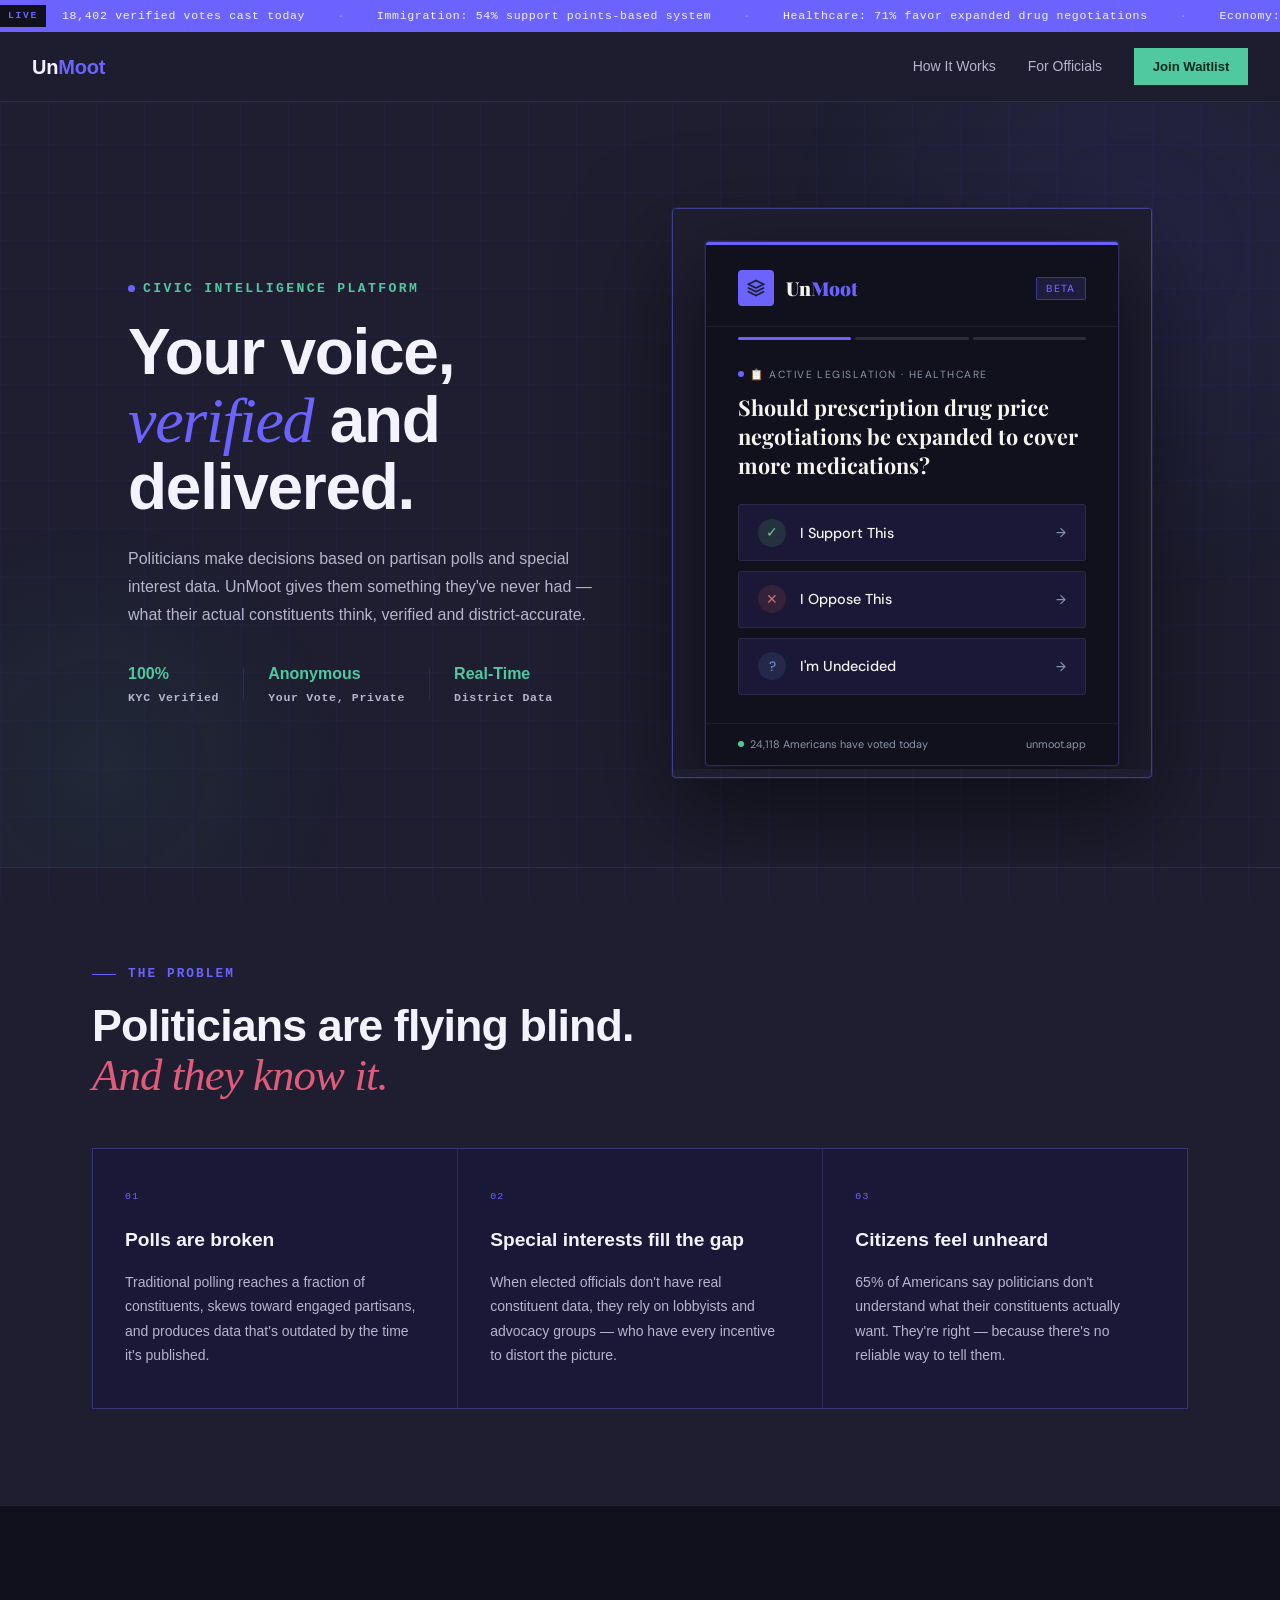
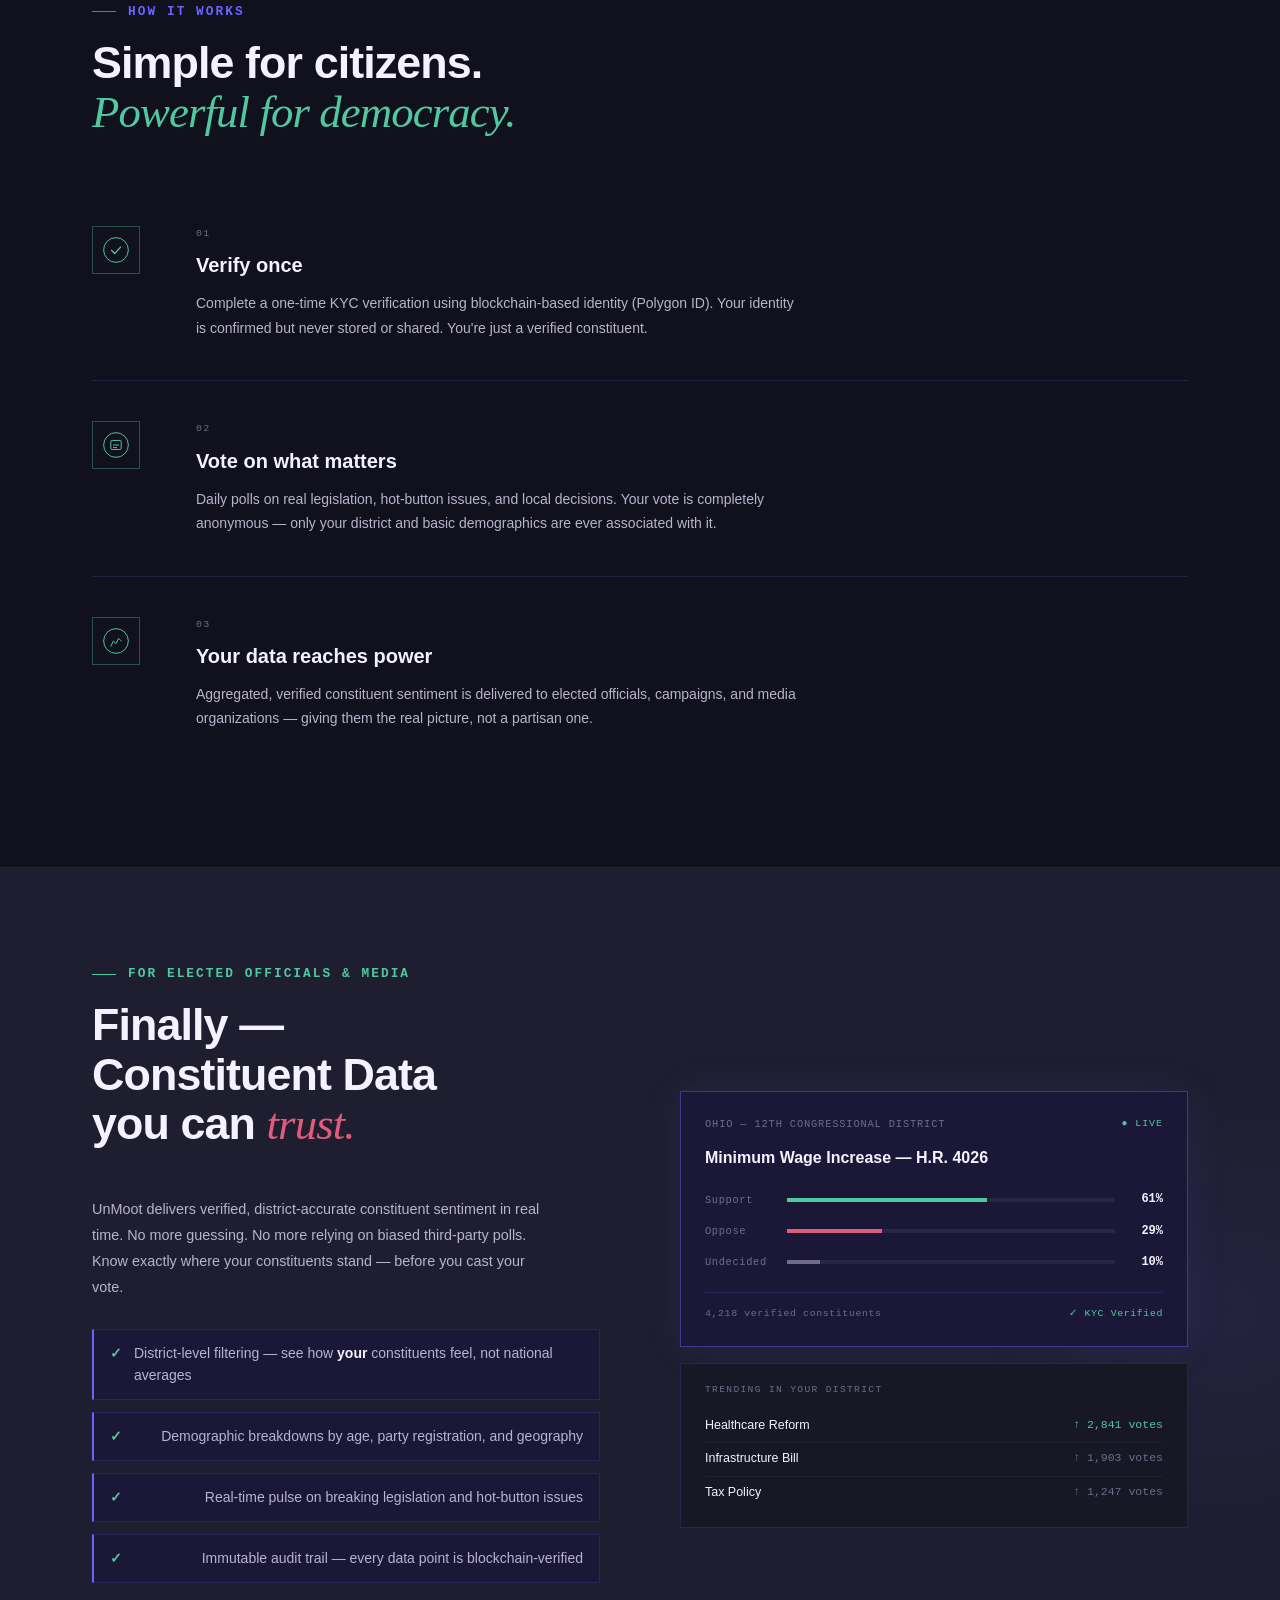
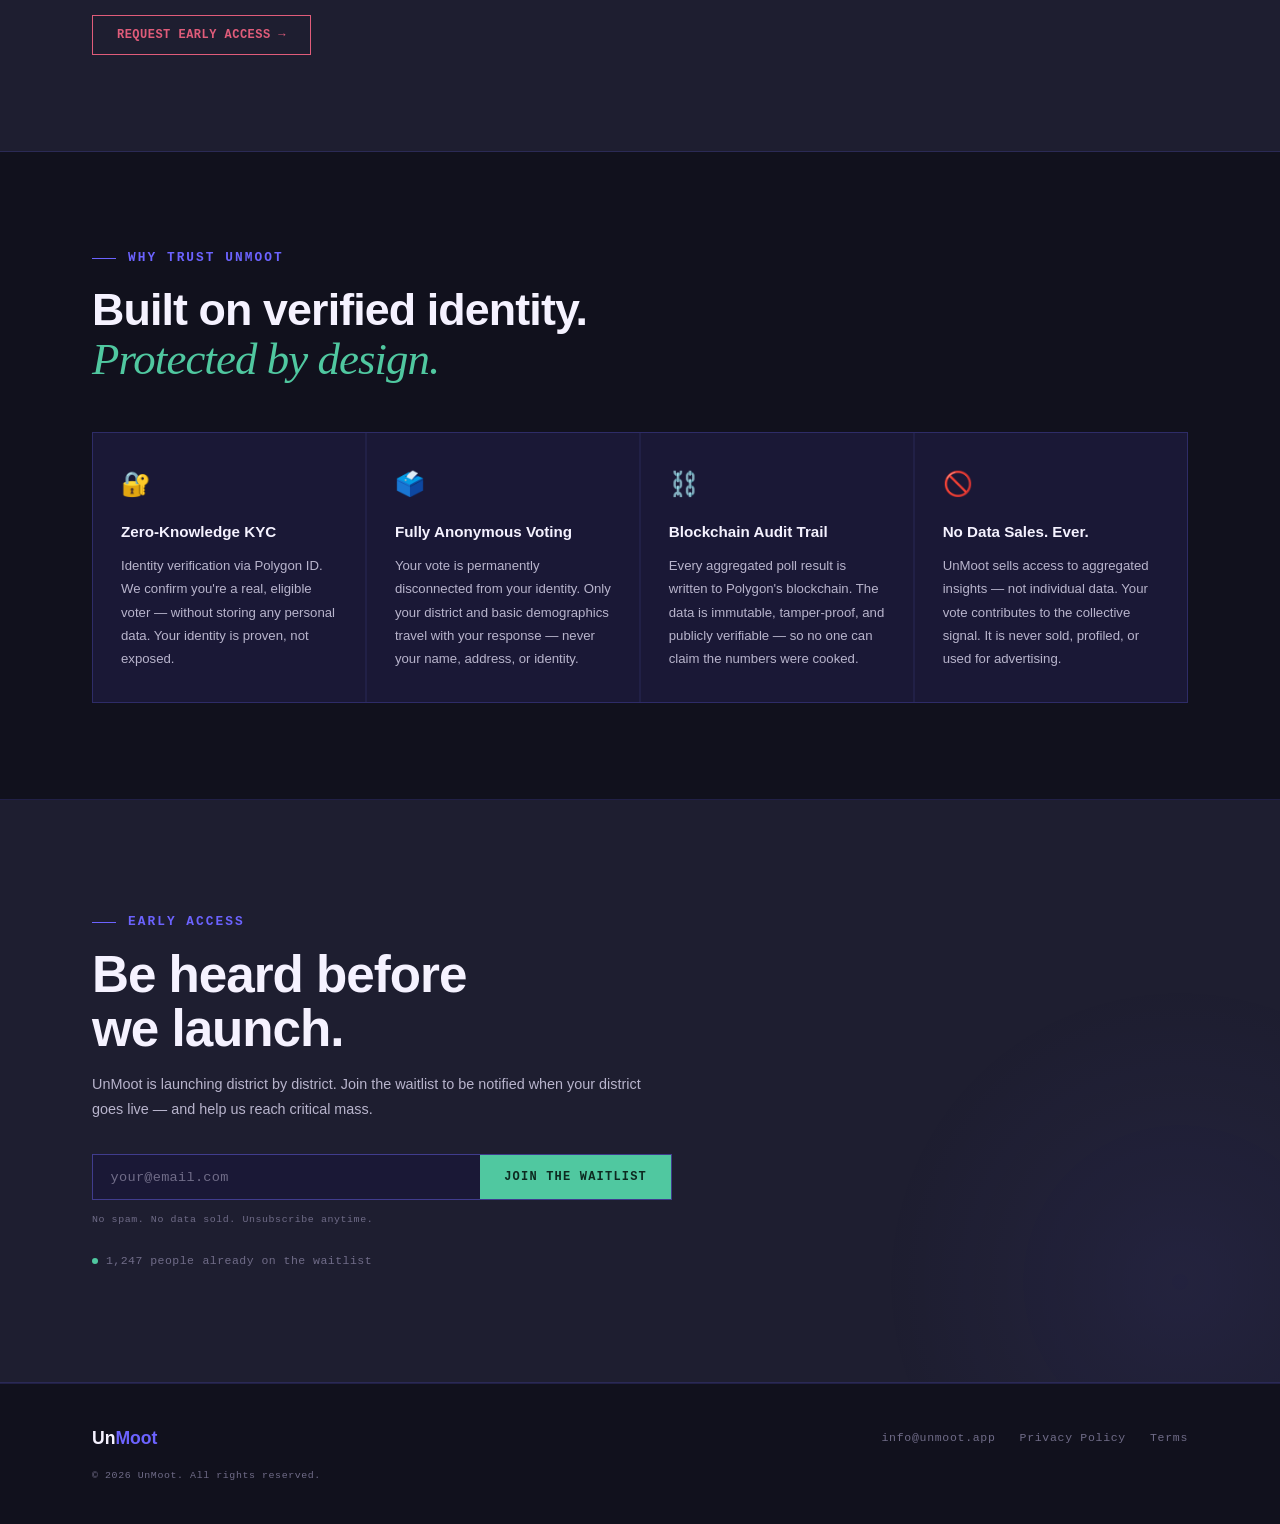
<file: index.html>
<!DOCTYPE html>
<html lang="en">
<head>
  <meta charset="UTF-8" />
  <meta name="viewport" content="width=device-width, initial-scale=1.0" />
  <title>UnMoot — Your Voice. Verified. Heard.</title>
  <meta name="description" content="UnMoot delivers verified constituent opinion data to politicians and media. Vote anonymously on the issues that matter. KYC-verified. District-accurate. Real." />
  <meta property="og:title" content="UnMoot — Your Voice. Verified. Heard." />
  <meta property="og:description" content="The only civic polling platform where every vote is KYC-verified. Politicians finally get real constituent data — not partisan polls." />
  <meta property="og:url" content="https://unmoot.app" />
  <link rel="preconnect" href="https://fonts.googleapis.com" />
  <link rel="preconnect" href="https://fonts.gstatic.com" crossorigin />
  <link href="https://fonts.googleapis.com/css2?family=Playfair+Display:ital,wght@0,700;0,900;1,700&family=DM+Sans:wght@300;400;500&family=DM+Mono:wght@400;500&display=swap" rel="stylesheet" />
  <link rel="stylesheet" href="style.css" />
</head>
<body>

  <!-- ── TICKER ── -->
  <div class="ticker">
    <div class="ticker-inner">
      <span class="ticker-label">LIVE</span>
      <div class="ticker-track">
        <div class="ticker-items">
          <span>18,402 verified votes cast today</span>
          <span class="sep">·</span>
          <span>Immigration: 54% support points-based system</span>
          <span class="sep">·</span>
          <span>Healthcare: 71% favor expanded drug negotiations</span>
          <span class="sep">·</span>
          <span>Economy: 61% support $17 minimum wage</span>
          <span class="sep">·</span>
          <span>Education: 44% vs 43% split on loan forgiveness</span>
          <span class="sep">·</span>
          <span>18,402 verified votes cast today</span>
          <span class="sep">·</span>
          <span>Immigration: 54% support points-based system</span>
          <span class="sep">·</span>
          <span>Healthcare: 71% favor expanded drug negotiations</span>
          <span class="sep">·</span>
          <span>Economy: 61% support $17 minimum wage</span>
          <span class="sep">·</span>
          <span>Education: 44% vs 43% split on loan forgiveness</span>
          <span class="sep">·</span>
        </div>
      </div>
    </div>
  </div>

  <!-- ── NAV ── -->
  <nav class="nav">
    <a href="/" class="nav-logo">Un<span>Moot</span></a>
    <div class="nav-links">
      <a href="#how-it-works">How It Works</a>
      <a href="#for-politicians">For Officials</a>
      <a href="#waitlist" class="nav-cta">Join Waitlist</a>
    </div>
  </nav>

  <!-- ── HERO ── -->
  <section class="hero">
    <div class="hero-bg">
      <div class="hero-glow"></div>
      <div class="hero-glow-2"></div>
    </div>
    <div class="container hero-inner">
      <div class="hero-text">
        <div class="eyebrow">
          <span class="eyebrow-dot" style="background:#6C63FF;"></span>
          <span style="color:#50C8A0;">Civic Intelligence Platform</span>
        </div>
        <h1 class="hero-headline">
          Your voice,<br />
          <em>verified</em> and<br />
          delivered.
        </h1>
        <p class="hero-sub">
          Politicians make decisions based on partisan polls and special interest data. 
          UnMoot gives them something they've never had — what their actual constituents think, 
          verified and district-accurate.
        </p>
        <div class="hero-stats">
          <div class="stat">
            <div class="stat-num">100%</div>
            <div class="stat-label">KYC Verified</div>
          </div>
          <div class="stat-divider"></div>
          <div class="stat">
            <div class="stat-num">Anonymous</div>
            <div class="stat-label">Your Vote, Private</div>
          </div>
          <div class="stat-divider"></div>
          <div class="stat">
            <div class="stat-num">Real-Time</div>
            <div class="stat-label">District Data</div>
          </div>
        </div>
      </div>
      <div class="hero-widget">
        <div class="widget-wrapper">
          <iframe
            src="widget.html"
            width="100%"
            height="560"
            frameborder="0"
            scrolling="no"
            title="UnMoot Live Poll"
          ></iframe>
        </div>
      </div>
    </div>
  </section>

  <!-- ── PROBLEM ── -->
  <section class="problem" id="problem">
    <div class="container">
      <div class="section-label">The Problem</div>
      <h2 class="section-headline">
        Politicians are flying blind.<br />
        <em style="color:#E05C7A;">And they know it.</em>
      </h2>
      <div class="problem-grid">
        <div class="problem-card">
          <div class="problem-num">01</div>
          <h3>Polls are broken</h3>
          <p>Traditional polling reaches a fraction of constituents, skews toward engaged partisans, and produces data that's outdated by the time it's published.</p>
        </div>
        <div class="problem-card">
          <div class="problem-num">02</div>
          <h3>Special interests fill the gap</h3>
          <p>When elected officials don't have real constituent data, they rely on lobbyists and advocacy groups — who have every incentive to distort the picture.</p>
        </div>
        <div class="problem-card">
          <div class="problem-num">03</div>
          <h3>Citizens feel unheard</h3>
          <p>65% of Americans say politicians don't understand what their constituents actually want. They're right — because there's no reliable way to tell them.</p>
        </div>
      </div>
    </div>
  </section>

  <!-- ── HOW IT WORKS ── -->
  <section class="how" id="how-it-works">
    <div class="container">
      <div class="section-label">How It Works</div>
      <h2 class="section-headline">Simple for citizens.<br /><em style="color:#50C8A0;">Powerful for democracy.</em></h2>
      <div class="steps">
        <div class="step">
          <div class="step-icon">
            <svg viewBox="0 0 40 40" fill="none">
              <circle cx="20" cy="20" r="19" stroke="currentColor" stroke-width="1.5"/>
              <path d="M13 20.5l5 5 9-10" stroke="currentColor" stroke-width="2" stroke-linecap="round" stroke-linejoin="round"/>
            </svg>
          </div>
          <div class="step-content">
            <div class="step-num">01</div>
            <h3>Verify once</h3>
            <p>Complete a one-time KYC verification using blockchain-based identity (Polygon ID). Your identity is confirmed but never stored or shared. You're just a verified constituent.</p>
          </div>
        </div>
        <div class="step-connector"></div>
        <div class="step">
          <div class="step-icon">
            <svg viewBox="0 0 40 40" fill="none">
              <circle cx="20" cy="20" r="19" stroke="currentColor" stroke-width="1.5"/>
              <rect x="12" y="13" width="16" height="14" rx="2" stroke="currentColor" stroke-width="1.5"/>
              <path d="M16 20h8M16 24h5" stroke="currentColor" stroke-width="1.5" stroke-linecap="round"/>
            </svg>
          </div>
          <div class="step-content">
            <div class="step-num">02</div>
            <h3>Vote on what matters</h3>
            <p>Daily polls on real legislation, hot-button issues, and local decisions. Your vote is completely anonymous — only your district and basic demographics are ever associated with it.</p>
          </div>
        </div>
        <div class="step-connector"></div>
        <div class="step">
          <div class="step-icon">
            <svg viewBox="0 0 40 40" fill="none">
              <circle cx="20" cy="20" r="19" stroke="currentColor" stroke-width="1.5"/>
              <path d="M12 28l4-8 4 4 4-8 4 4" stroke="currentColor" stroke-width="1.5" stroke-linecap="round" stroke-linejoin="round"/>
            </svg>
          </div>
          <div class="step-content">
            <div class="step-num">03</div>
            <h3>Your data reaches power</h3>
            <p>Aggregated, verified constituent sentiment is delivered to elected officials, campaigns, and media organizations — giving them the real picture, not a partisan one.</p>
          </div>
        </div>
      </div>
    </div>
  </section>

  <!-- ── FOR POLITICIANS ── -->
  <section class="politicians" id="for-politicians">
    <div class="container">
      <div class="politicians-inner">
        <div class="politicians-text">
          <div class="section-label light">For Elected Officials &amp; Media</div>
          <h2 class="section-headline light">
            Finally —<br />
            Constituent Data<br />
            you can <span style="color:#E05C7A;font-style:italic;font-family:Georgia,serif;font-weight:400;">trust.</span>
          </h2>
          <p class="politicians-sub">
            UnMoot delivers verified, district-accurate constituent sentiment in real time. 
            No more guessing. No more relying on biased third-party polls. 
            Know exactly where your constituents stand — before you cast your vote.
          </p>
          <ul class="politicians-list">
            <li>
              <span class="check">✓</span>
              <span>District-level filtering — see how <em>your</em> constituents feel, not national averages</span>
            </li>
            <li>
              <span class="check">✓</span>
              Demographic breakdowns by age, party registration, and geography
            </li>
            <li>
              <span class="check">✓</span>
              Real-time pulse on breaking legislation and hot-button issues
            </li>
            <li>
              <span class="check">✓</span>
              Immutable audit trail — every data point is blockchain-verified
            </li>
          </ul>
          <button class="politicians-cta" onclick="openContactModal()">Request Early Access →</button>
        </div>
        <div class="politicians-visual">
          <div class="data-card">
            <div class="data-card-header">
              <span class="data-card-title">Ohio — 12th Congressional District</span>
              <span class="data-card-live">● LIVE</span>
            </div>
            <div class="data-issue">Minimum Wage Increase — H.R. 4026</div>
            <div class="data-bars">
              <div class="data-bar-row">
                <span class="data-bar-label">Support</span>
                <div class="data-bar-track">
                  <div class="data-bar-fill support" style="width:61%"></div>
                </div>
                <span class="data-bar-pct">61%</span>
              </div>
              <div class="data-bar-row">
                <span class="data-bar-label">Oppose</span>
                <div class="data-bar-track">
                  <div class="data-bar-fill oppose" style="width:29%"></div>
                </div>
                <span class="data-bar-pct">29%</span>
              </div>
              <div class="data-bar-row">
                <span class="data-bar-label">Undecided</span>
                <div class="data-bar-track">
                  <div class="data-bar-fill unsure" style="width:10%"></div>
                </div>
                <span class="data-bar-pct">10%</span>
              </div>
            </div>
            <div class="data-card-footer">
              <span>4,218 verified constituents</span>
              <span class="data-verified">✓ KYC Verified</span>
            </div>
          </div>
          <div class="data-card-mini">
            <div class="mini-label">Trending in your district</div>
            <div class="mini-item">
              <span>Healthcare Reform</span><span class="mini-pct hot">↑ 2,841 votes</span>
            </div>
            <div class="mini-item">
              <span>Infrastructure Bill</span><span class="mini-pct">↑ 1,903 votes</span>
            </div>
            <div class="mini-item">
              <span>Tax Policy</span><span class="mini-pct">↑ 1,247 votes</span>
            </div>
          </div>
        </div>
      </div>
    </div>
  </section>

  <!-- ── TRUST ── -->
  <section class="trust">
    <div class="container">
      <div class="section-label">Why Trust UnMoot</div>
      <h2 class="section-headline">Built on verified identity.<br /><em style="color:#50C8A0;">Protected by design.</em></h2>
      <div class="trust-grid">
        <div class="trust-card">
          <div class="trust-icon">🔐</div>
          <h3>Zero-Knowledge KYC</h3>
          <p>Identity verification via Polygon ID. We confirm you're a real, eligible voter — without storing any personal data. Your identity is proven, not exposed.</p>
        </div>
        <div class="trust-card">
          <div class="trust-icon">🗳️</div>
          <h3>Fully Anonymous Voting</h3>
          <p>Your vote is permanently disconnected from your identity. Only your district and basic demographics travel with your response — never your name, address, or identity.</p>
        </div>
        <div class="trust-card">
          <div class="trust-icon">⛓️</div>
          <h3>Blockchain Audit Trail</h3>
          <p>Every aggregated poll result is written to Polygon's blockchain. The data is immutable, tamper-proof, and publicly verifiable — so no one can claim the numbers were cooked.</p>
        </div>
        <div class="trust-card">
          <div class="trust-icon">🚫</div>
          <h3>No Data Sales. Ever.</h3>
          <p>UnMoot sells access to aggregated insights — not individual data. Your vote contributes to the collective signal. It is never sold, profiled, or used for advertising.</p>
        </div>
      </div>
    </div>
  </section>

  <!-- ── WAITLIST ── -->
  <section class="waitlist" id="waitlist">
    <div class="container">
      <div class="waitlist-inner">
        <div class="section-label">Early Access</div>
        <h2 class="waitlist-headline">
          Be heard before<br />we launch.
        </h2>
        <p class="waitlist-sub">
          UnMoot is launching district by district. Join the waitlist to be notified when your district goes live — and help us reach critical mass.
        </p>
        <form class="waitlist-form" onsubmit="handleWaitlist(event)">
          <input
            type="email"
            id="waitlist-email"
            class="waitlist-input"
            placeholder="your@email.com"
            required
          />
          <button type="submit" class="waitlist-btn">
            <span id="waitlist-btn-text">Join the Waitlist</span>
          </button>
        </form>
        <div id="waitlist-success" class="waitlist-success" style="display:none;">
          ✓ You're on the list. We'll be in touch.
        </div>
        <div class="waitlist-note">No spam. No data sold. Unsubscribe anytime.</div>
        <div class="waitlist-count">
          <span class="pulse-dot"></span>
          <span id="waitlist-counter">1,247 people</span> already on the waitlist
        </div>
      </div>
    </div>
  </section>

  <!-- ── FOOTER ── -->
  <footer class="footer">
    <div class="container footer-inner">
      <div class="footer-logo">Un<span>Moot</span></div>
      <div class="footer-links">
        <a href="mailto:info@unmoot.app">info@unmoot.app</a>
        <a href="#">Privacy Policy</a>
        <a href="#">Terms</a>
      </div>
      <div class="footer-copy">© 2026 UnMoot. All rights reserved.</div>
    </div>
  </footer>


  <!-- ── CONTACT MODAL ── -->
  <div id="contact-modal" class="modal-overlay" style="display:none;" onclick="closeContactModal(event)">
    <div class="modal-box">
      <button class="modal-close" onclick="closeContactModal()">&times;</button>
      <div class="modal-label">Early Access Request</div>
      <h3 class="modal-title">Get notified when<br/>UnMoot goes live.</h3>
      <p class="modal-sub">Tell us who you are and we'll be in touch directly.</p>
      <form id="contact-form" onsubmit="submitContact(event)">
        <div class="modal-row">
          <input class="modal-input" type="text" id="contact-name" placeholder="Your name" required />
          <input class="modal-input" type="text" id="contact-org" placeholder="Organization / Title" />
        </div>
        <input class="modal-input" type="email" id="contact-email" placeholder="your@email.com" required />
        <textarea class="modal-textarea" id="contact-message" placeholder="Tell us about yourself — are you a campaign manager, journalist, policy researcher? What data would be most useful to you?" rows="4" required></textarea>
        <button type="submit" class="modal-submit" id="modal-submit-btn">
          <span id="modal-btn-text">Send Request →</span>
        </button>
      </form>
      <div id="modal-success" style="display:none;" class="modal-success">
        <div class="modal-success-icon">✓</div>
        <div class="modal-success-title">Request received.</div>
        <div class="modal-success-sub">We'll reach out to <span id="success-email"></span> within 48 hours.</div>
      </div>
      <div class="modal-privacy">🔒 Your information is never sold or shared with third parties.</div>
    </div>
  </div>

  <script src="main.js"></script>
</body>
</html>
</file>
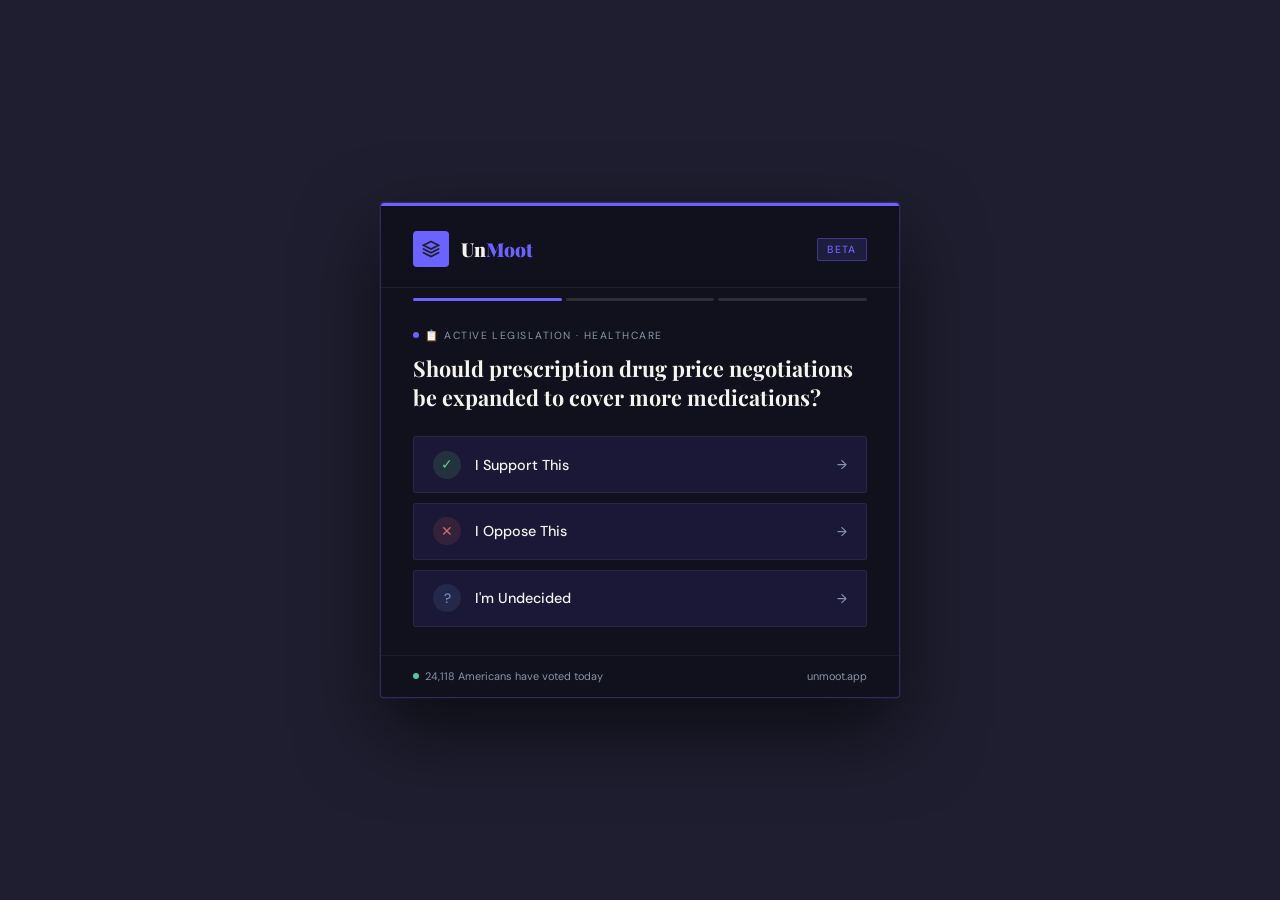
<file: widget.html>
<!DOCTYPE html>
<html lang="en">
<head>
<meta charset="UTF-8">
<meta name="viewport" content="width=device-width, initial-scale=1.0">
<title>UnMoot — Make Your Voice Count</title>
<style>
  @import url('https://fonts.googleapis.com/css2?family=Playfair+Display:wght@700;900&family=DM+Sans:wght@300;400;500&display=swap');

  *, *::before, *::after { box-sizing: border-box; margin: 0; padding: 0; }

  :root {
    --navy: #1E1E30;
    --navy-mid: #11111D;
    --navy-light: #1A1836;
    --gold: #6C63FF;
    --gold-light: #8B85FF;
    --white: #F5F3EE;
    --muted: #8896A8;
    --yes: #4C9A6A;
    --no: #9A4C4C;
    --unsure: #4C6A9A;
  }

  body {
    background: var(--navy);
    font-family: 'DM Sans', sans-serif;
    color: var(--white);
    min-height: 100vh;
    display: flex;
    align-items: center;
    justify-content: center;
    padding: 2rem;
  }

  /* ── WIDGET CONTAINER ── */
  .widget {
    width: 100%;
    max-width: 520px;
    background: var(--navy-mid);
    border: 1px solid rgba(108,99,255,0.3);
    border-radius: 4px;
    overflow: hidden;
    box-shadow: 0 32px 80px rgba(0,0,0,0.6), 0 0 0 1px rgba(108,99,255,0.1);
    position: relative;
  }

  /* gold accent bar */
  .widget::before {
    content: '';
    position: absolute;
    top: 0; left: 0; right: 0;
    height: 3px;
    background: var(--gold);
  }

  /* ── HEADER ── */
  .header {
    padding: 1.75rem 2rem 1.25rem;
    display: flex;
    align-items: center;
    gap: 0.75rem;
    border-bottom: 1px solid rgba(255,255,255,0.06);
  }

  .logo-mark {
    width: 36px; height: 36px;
    background: var(--gold);
    border-radius: 4px;
    display: flex; align-items: center; justify-content: center;
    flex-shrink: 0;
  }

  .logo-mark svg { width: 18px; height: 18px; }

  .logo-text {
    font-family: 'Playfair Display', serif;
    font-weight: 900;
    font-size: 1.2rem;
    letter-spacing: -0.01em;
    color: var(--white);
  }

  .logo-text span { color: var(--gold); }

  .badge {
    margin-left: auto;
    font-size: 0.65rem;
    font-weight: 500;
    letter-spacing: 0.12em;
    text-transform: uppercase;
    color: var(--gold);
    background: rgba(108,99,255,0.15);
    border: 1px solid rgba(108,99,255,0.4);
    padding: 0.25rem 0.6rem;
    border-radius: 2px;
  }

  /* ── SCREEN: POLL ── */
  .screen { display: none; animation: fadeUp 0.4s ease forwards; }
  .screen.active { display: block; }

  @keyframes fadeUp {
    from { opacity: 0; transform: translateY(12px); }
    to   { opacity: 1; transform: translateY(0); }
  }

  .poll-body { padding: 1.75rem 2rem; }

  .issue-tag {
    font-size: 0.65rem;
    letter-spacing: 0.14em;
    text-transform: uppercase;
    color: var(--muted);
    margin-bottom: 0.75rem;
    display: flex;
    align-items: center;
    gap: 0.4rem;
  }

  .issue-tag::before {
    content: '';
    display: inline-block;
    width: 6px; height: 6px;
    border-radius: 50%;
    background: var(--gold);
    animation: pulse 2s infinite;
  }

  @keyframes pulse {
    0%, 100% { opacity: 1; transform: scale(1); }
    50% { opacity: 0.5; transform: scale(0.8); }
  }

  .question {
    font-family: 'Playfair Display', serif;
    font-size: 1.35rem;
    font-weight: 700;
    line-height: 1.35;
    color: var(--white);
    margin-bottom: 1.5rem;
  }

  .options { display: flex; flex-direction: column; gap: 0.6rem; }

  .option-btn {
    width: 100%;
    padding: 0.85rem 1.2rem;
    background: var(--navy-light);
    border: 1px solid rgba(255,255,255,0.07);
    border-radius: 3px;
    color: var(--white);
    font-family: 'DM Sans', sans-serif;
    font-size: 0.9rem;
    font-weight: 500;
    cursor: pointer;
    text-align: left;
    display: flex;
    align-items: center;
    gap: 0.85rem;
    transition: all 0.18s ease;
    position: relative;
    overflow: hidden;
  }

  .option-btn::after {
    content: '';
    position: absolute;
    inset: 0;
    opacity: 0;
    transition: opacity 0.18s;
  }

  .option-btn.yes::after  { background: rgba(76,154,106,0.1); }
  .option-btn.no::after   { background: rgba(154,76,76,0.1); }
  .option-btn.unsure::after { background: rgba(76,106,154,0.1); }

  .option-btn:hover { border-color: rgba(108,99,255,0.5); transform: translateX(3px); }
  .option-btn:hover::after { opacity: 1; }

  .option-icon {
    width: 28px; height: 28px;
    border-radius: 50%;
    display: flex; align-items: center; justify-content: center;
    font-size: 0.85rem;
    flex-shrink: 0;
  }

  .option-btn.yes  .option-icon { background: rgba(76,154,106,0.2); color: #6DC98A; }
  .option-btn.no   .option-icon { background: rgba(154,76,76,0.2);  color: #C96D6D; }
  .option-btn.unsure .option-icon { background: rgba(76,106,154,0.2); color: #6D8DC9; }

  .option-label { flex: 1; }
  .option-arrow { color: var(--muted); font-size: 0.8rem; margin-left: auto; transition: transform 0.18s; }
  .option-btn:hover .option-arrow { transform: translateX(3px); color: var(--gold); }

  /* ── RESULTS BAR ── */
  .results { padding: 1.5rem 2rem; }

  .result-item { margin-bottom: 1rem; }

  .result-row {
    display: flex;
    justify-content: space-between;
    font-size: 0.82rem;
    font-weight: 500;
    margin-bottom: 0.35rem;
    color: var(--white);
  }

  .result-pct { color: var(--gold); font-weight: 700; }

  .bar-track {
    height: 6px;
    background: rgba(255,255,255,0.07);
    border-radius: 3px;
    overflow: hidden;
  }

  .bar-fill {
    height: 100%;
    border-radius: 3px;
    width: 0%;
    transition: width 0.8s cubic-bezier(0.16,1,0.3,1);
  }

  .bar-fill.yes    { background: linear-gradient(90deg, #4C9A6A, #6DC98A); }
  .bar-fill.no     { background: linear-gradient(90deg, #9A4C4C, #C96D6D); }
  .bar-fill.unsure { background: linear-gradient(90deg, #4C6A9A, #6D8DC9); }

  .results-meta {
    display: flex;
    align-items: center;
    justify-content: space-between;
    margin-top: 1.25rem;
    padding-top: 1rem;
    border-top: 1px solid rgba(255,255,255,0.06);
    font-size: 0.75rem;
    color: var(--muted);
  }

  .next-poll-btn {
    background: none;
    border: 1px solid rgba(108,99,255,0.4);
    color: var(--gold);
    font-family: 'DM Sans', sans-serif;
    font-size: 0.75rem;
    font-weight: 500;
    padding: 0.35rem 0.85rem;
    border-radius: 2px;
    cursor: pointer;
    transition: all 0.15s;
    letter-spacing: 0.04em;
  }

  .next-poll-btn:hover { background: rgba(108,99,255,0.15); border-color: var(--gold); }

  /* ── SCREEN: CAPTURE ── */
  .capture-body { padding: 1.75rem 2rem; }

  .capture-icon {
    width: 52px; height: 52px;
    background: rgba(108,99,255,0.12);
    border: 1px solid rgba(108,99,255,0.3);
    border-radius: 50%;
    display: flex; align-items: center; justify-content: center;
    font-size: 1.5rem;
    margin-bottom: 1rem;
  }

  .capture-title {
    font-family: 'Playfair Display', serif;
    font-size: 1.25rem;
    font-weight: 700;
    margin-bottom: 0.5rem;
    line-height: 1.3;
  }

  .capture-sub {
    font-size: 0.83rem;
    color: var(--muted);
    line-height: 1.55;
    margin-bottom: 1.5rem;
  }

  .form-row { display: flex; gap: 0.5rem; margin-bottom: 0.75rem; }

  .input-field {
    flex: 1;
    background: var(--navy-light);
    border: 1px solid rgba(255,255,255,0.1);
    border-radius: 3px;
    padding: 0.75rem 1rem;
    color: var(--white);
    font-family: 'DM Sans', sans-serif;
    font-size: 0.875rem;
    outline: none;
    transition: border-color 0.15s;
  }

  .input-field::placeholder { color: var(--muted); }
  .input-field:focus { border-color: rgba(108,99,255,0.6); }

  .submit-btn {
    background: var(--gold);
    color: #ffffff;
    border: none;
    border-radius: 3px;
    padding: 0.75rem 1.25rem;
    font-family: 'DM Sans', sans-serif;
    font-size: 0.875rem;
    font-weight: 700;
    cursor: pointer;
    white-space: nowrap;
    transition: all 0.15s;
    letter-spacing: 0.02em;
  }

  .submit-btn:hover { background: var(--gold-light); transform: translateY(-1px); }
  .submit-btn:active { transform: translateY(0); }

  .privacy-note {
    font-size: 0.7rem;
    color: var(--muted);
    display: flex;
    align-items: center;
    gap: 0.4rem;
  }

  .privacy-note svg { opacity: 0.5; flex-shrink: 0; }

  /* ── SCREEN: CONFIRMED ── */
  .confirmed-body {
    padding: 2.5rem 2rem;
    text-align: center;
  }

  .check-ring {
    width: 64px; height: 64px;
    border-radius: 50%;
    border: 2px solid var(--gold);
    display: flex; align-items: center; justify-content: center;
    font-size: 1.75rem;
    margin: 0 auto 1.25rem;
    animation: ringIn 0.5s ease forwards;
  }

  @keyframes ringIn {
    from { transform: scale(0.6); opacity: 0; }
    to   { transform: scale(1);   opacity: 1; }
  }

  .confirmed-title {
    font-family: 'Playfair Display', serif;
    font-size: 1.3rem;
    font-weight: 700;
    margin-bottom: 0.5rem;
  }

  .confirmed-sub {
    font-size: 0.83rem;
    color: var(--muted);
    line-height: 1.55;
    max-width: 320px;
    margin: 0 auto 1.5rem;
  }

  .share-row {
    display: flex;
    justify-content: center;
    gap: 0.5rem;
  }

  .share-btn {
    display: flex;
    align-items: center;
    gap: 0.4rem;
    padding: 0.5rem 1rem;
    border-radius: 3px;
    font-family: 'DM Sans', sans-serif;
    font-size: 0.78rem;
    font-weight: 500;
    cursor: pointer;
    border: 1px solid rgba(255,255,255,0.12);
    background: rgba(255,255,255,0.04);
    color: var(--white);
    transition: all 0.15s;
    text-decoration: none;
  }

  .share-btn:hover { background: rgba(255,255,255,0.09); border-color: rgba(255,255,255,0.25); }

  /* ── FOOTER ── */
  .widget-footer {
    padding: 0.85rem 2rem;
    border-top: 1px solid rgba(255,255,255,0.05);
    display: flex;
    align-items: center;
    justify-content: space-between;
    font-size: 0.68rem;
    color: var(--muted);
  }

  .pulse-count {
    display: flex;
    align-items: center;
    gap: 0.4rem;
  }

  .pulse-dot {
    width: 6px; height: 6px;
    border-radius: 50%;
    background: #50C8A0;
    animation: pulse 1.8s infinite;
  }

  /* ── PROGRESS DOTS ── */
  .progress-dots {
    display: flex;
    gap: 4px;
    padding: 0.6rem 2rem 0;
  }

  .dot {
    height: 3px;
    border-radius: 2px;
    background: rgba(255,255,255,0.12);
    flex: 1;
    transition: background 0.3s;
  }

  .dot.active { background: var(--gold); }
  .dot.done   { background: rgba(108,99,255,0.4); }
</style>
</head>
<body>

<div class="widget" id="unmoot-widget">
  <!-- HEADER -->
  <div class="header">
    <div class="logo-mark">
      <svg viewBox="0 0 24 24" fill="none" stroke="#1E1E30" stroke-width="2.5" stroke-linecap="round">
        <path d="M12 2L2 7l10 5 10-5-10-5z"/>
        <path d="M2 17l10 5 10-5"/>
        <path d="M2 12l10 5 10-5"/>
      </svg>
    </div>
    <div class="logo-text">Un<span>Moot</span></div>
    <div class="badge">Beta</div>
  </div>

  <!-- PROGRESS -->
  <div class="progress-dots">
    <div class="dot active" id="d1"></div>
    <div class="dot" id="d2"></div>
    <div class="dot" id="d3"></div>
  </div>

  <!-- SCREEN 1: POLL -->
  <div class="screen active" id="screen-poll">
    <div class="poll-body">
      <div class="issue-tag" id="issue-tag">Loading issue…</div>
      <div class="question" id="question-text">Loading question…</div>
      <div class="options">
        <button class="option-btn yes" onclick="vote('support')">
          <div class="option-icon">✓</div>
          <div class="option-label">I Support This</div>
          <div class="option-arrow">→</div>
        </button>
        <button class="option-btn no" onclick="vote('oppose')">
          <div class="option-icon">✕</div>
          <div class="option-label">I Oppose This</div>
          <div class="option-arrow">→</div>
        </button>
        <button class="option-btn unsure" onclick="vote('unsure')">
          <div class="option-icon">?</div>
          <div class="option-label">I'm Undecided</div>
          <div class="option-arrow">→</div>
        </button>
      </div>
    </div>

    <!-- RESULTS (hidden until after vote) -->
    <div id="results-panel" style="display:none;">
      <div class="results">
        <div class="result-item">
          <div class="result-row"><span>Support</span><span class="result-pct" id="pct-support">—</span></div>
          <div class="bar-track"><div class="bar-fill yes" id="bar-support"></div></div>
        </div>
        <div class="result-item">
          <div class="result-row"><span>Oppose</span><span class="result-pct" id="pct-oppose">—</span></div>
          <div class="bar-track"><div class="bar-fill no" id="bar-oppose"></div></div>
        </div>
        <div class="result-item">
          <div class="result-row"><span>Undecided</span><span class="result-pct" id="pct-unsure">—</span></div>
          <div class="bar-track"><div class="bar-fill unsure" id="bar-unsure"></div></div>
        </div>
        <div class="results-meta">
          <span id="vote-count">— verified votes</span>
          <button class="next-poll-btn" onclick="showCapture()">Join the waitlist →</button>
        </div>
      </div>
    </div>
  </div>

  <!-- SCREEN 2: EMAIL CAPTURE -->
  <div class="screen" id="screen-capture">
    <div class="capture-body">
      <div class="capture-icon">🗳️</div>
      <div class="capture-title">Your voice is being recorded.</div>
      <div class="capture-sub">
        UnMoot delivers verified constituent data to the people who represent you.
        Join the waitlist and we'll notify you when your district goes live — and share how your vote compares to your neighbors'.
      </div>
      <div class="form-row">
        <input class="input-field" type="email" id="email-input" placeholder="your@email.com" />
        <button class="submit-btn" onclick="submitEmail()">Join →</button>
      </div>
      <div class="privacy-note">
        <svg width="12" height="12" viewBox="0 0 24 24" fill="none" stroke="currentColor" stroke-width="2"><rect x="3" y="11" width="18" height="11" rx="2"/><path d="M7 11V7a5 5 0 0110 0v4"/></svg>
        No spam. No data sold. KYC verification protects your identity.
      </div>
    </div>
  </div>

  <!-- SCREEN 3: CONFIRMED -->
  <div class="screen" id="screen-confirmed">
    <div class="confirmed-body">
      <div class="check-ring">✓</div>
      <div class="confirmed-title">You're on the list.</div>
      <div class="confirmed-sub">
        We'll let you know when UnMoot launches in your district.
        In the meantime — help us reach critical mass.
      </div>
      <div class="share-row">
        <a class="share-btn" id="share-x" href="#" target="_blank">
          <svg width="13" height="13" viewBox="0 0 24 24" fill="currentColor"><path d="M18.244 2.25h3.308l-7.227 8.26 8.502 11.24H16.17l-4.714-6.231-5.401 6.231H2.744l7.73-8.835L1.254 2.25H8.08l4.253 5.622zm-1.161 17.52h1.833L7.084 4.126H5.117z"/></svg>
          Share on X
        </a>
        <a class="share-btn" id="share-li" href="#" target="_blank">
          <svg width="13" height="13" viewBox="0 0 24 24" fill="currentColor"><path d="M16 8a6 6 0 016 6v7h-4v-7a2 2 0 00-2-2 2 2 0 00-2 2v7h-4v-7a6 6 0 016-6zM2 9h4v12H2z"/><circle cx="4" cy="4" r="2"/></svg>
          Share on LinkedIn
        </a>
      </div>
    </div>
  </div>

  <!-- FOOTER -->
  <div class="widget-footer">
    <div class="pulse-count">
      <div class="pulse-dot"></div>
      <span id="footer-count">2,841 Americans have voted today</span>
    </div>
    <span>unmoot.app</span>
  </div>
</div>

<script>
// ── DATA ──────────────────────────────────────────────────────────────────
// Rotate these to simulate daily fresh polls. In production, pull from API.
const POLLS = [
  {
    tag: "🔥 Trending · Immigration",
    question: "Should the U.S. implement a points-based immigration system prioritizing skilled workers?",
    results: { support: 54, oppose: 31, unsure: 15 },
    votes: "18,402"
  },
  {
    tag: "📋 Active Legislation · Healthcare",
    question: "Should prescription drug price negotiations be expanded to cover more medications?",
    results: { support: 71, oppose: 19, unsure: 10 },
    votes: "24,118"
  },
  {
    tag: "⚡ Hot Topic · Energy",
    question: "Should the federal government fast-track permits for domestic natural gas production?",
    results: { support: 48, oppose: 38, unsure: 14 },
    votes: "11,903"
  },
  {
    tag: "🏛️ Congress · Education",
    question: "Should federal student loan forgiveness programs be expanded or eliminated?",
    results: { support: 44, oppose: 43, unsure: 13 },
    votes: "31,774"
  },
  {
    tag: "🗳️ Ballot Initiative · Economy",
    question: "Should the federal minimum wage be raised to $17/hour and indexed to inflation?",
    results: { support: 61, oppose: 29, unsure: 10 },
    votes: "27,559"
  }
];

// Pick a poll (rotate by day-of-week for demo)
const todayPoll = POLLS[new Date().getDay() % POLLS.length];
let userVote = null;

// ── INIT ──────────────────────────────────────────────────────────────────
document.getElementById('issue-tag').textContent = todayPoll.tag;
document.getElementById('question-text').textContent = todayPoll.question;
document.getElementById('footer-count').textContent =
  `${Number(todayPoll.votes.replace(/,/g,'')).toLocaleString()} Americans have voted today`;

// ── VOTE ──────────────────────────────────────────────────────────────────
function vote(choice) {
  userVote = choice;

  // Disable option buttons
  document.querySelectorAll('.option-btn').forEach(b => {
    b.style.opacity = '0.45';
    b.style.cursor  = 'default';
    b.onclick = null;
  });

  // Highlight chosen
  const map = { support: '.yes', oppose: '.no', unsure: '.unsure' };
  const chosen = document.querySelector(map[choice]);
  if (chosen) {
    chosen.style.opacity = '1';
    chosen.style.borderColor = 'rgba(108,99,255,0.7)';
    chosen.style.background  = 'rgba(108,99,255,0.08)';
  }

  // Show results after brief delay
  setTimeout(() => showResults(choice), 320);
}

function showResults(choice) {
  const r = todayPoll.results;
  document.getElementById('results-panel').style.display = 'block';

  // Slight nudge toward user's vote for engagement hook
  const nudge = 2;
  let s = r.support + (choice === 'support' ? nudge : 0);
  let o = r.oppose  + (choice === 'oppose'  ? nudge : 0);
  let u = r.unsure  + (choice === 'unsure'  ? nudge : 0);
  const total = s + o + u;
  s = Math.round(s/total*100);
  o = Math.round(o/total*100);
  u = 100 - s - o;

  document.getElementById('pct-support').textContent = s + '%';
  document.getElementById('pct-oppose').textContent  = o + '%';
  document.getElementById('pct-unsure').textContent  = u + '%';
  document.getElementById('vote-count').textContent  = todayPoll.votes + ' verified votes';

  setTimeout(() => {
    document.getElementById('bar-support').style.width = s + '%';
    document.getElementById('bar-oppose').style.width  = o + '%';
    document.getElementById('bar-unsure').style.width  = u + '%';
  }, 50);

  // Track engagement (replace with real analytics endpoint)
  trackEvent('vote', { choice, poll: todayPoll.tag });
}

// ── CAPTURE ───────────────────────────────────────────────────────────────
function showCapture() {
  setScreen('capture');
  document.getElementById('d1').classList.add('done');
  document.getElementById('d1').classList.remove('active');
  document.getElementById('d2').classList.add('active');
  trackEvent('capture_shown', {});
}

async function submitEmail() {
  const email = document.getElementById('email-input').value.trim();
  if (!email || !email.includes('@')) {
    document.getElementById('email-input').style.borderColor = 'rgba(154,76,76,0.7)';
    document.getElementById('email-input').focus();
    return;
  }

  const btn = document.querySelector('.submit-btn');
  btn.textContent = 'Saving…';
  btn.disabled = true;

  await saveToWaitlist(email, userVote, todayPoll.tag);

  btn.textContent = 'Join →';
  btn.disabled = false;

  // Build share links
  const msg = encodeURIComponent(`I just voted on UnMoot — a new platform that delivers verified constituent data to politicians. Join the waitlist: https://unmoot.app`);
  document.getElementById('share-x').href  = `https://twitter.com/intent/tweet?text=${msg}`;
  document.getElementById('share-li').href = `https://www.linkedin.com/sharing/share-offsite/?url=https://unmoot.app`;

  setScreen('confirmed');
  document.getElementById('d2').classList.add('done');
  document.getElementById('d2').classList.remove('active');
  document.getElementById('d3').classList.add('active');
  trackEvent('waitlist_join', { email_domain: email.split('@')[1] });
}

// ── HELPERS ───────────────────────────────────────────────────────────────
function setScreen(name) {
  document.querySelectorAll('.screen').forEach(s => s.classList.remove('active'));
  const el = document.getElementById('screen-' + name);
  if (el) {
    el.classList.add('active');
    // Re-trigger animation
    void el.offsetWidth;
  }
}

// ── ANALYTICS ─────────────────────────────────────────────────────────────
// Replace with your real analytics (Segment, PostHog, Mixpanel, etc.)
function trackEvent(event, props) {
  console.log('[UnMoot]', event, props);
  // Example: window.analytics && window.analytics.track(event, props);
  // Example: fetch('/api/track', { method:'POST', body: JSON.stringify({event, ...props}) });
}

// ── WAITLIST SAVE → SUPABASE ──────────────────────────────────────────────
const SUPABASE_URL = 'https://mrriqdjucenfcrykrlcs.supabase.co';
const SUPABASE_KEY = 'sb_publishable_viCur_nFYScxHve6dVGcow_pPNHlbT7';

async function saveToWaitlist(email, vote, pollTag) {
  try {
    const res = await fetch(`${SUPABASE_URL}/rest/v1/waitlist`, {
      method: 'POST',
      headers: {
        'Content-Type':  'application/json',
        'apikey':        SUPABASE_KEY,
        'Authorization': `Bearer ${SUPABASE_KEY}`,
        'Prefer':        'return=minimal',
      },
      body: JSON.stringify({
        email:  email,
        vote:   vote,
        issue:  pollTag,
        source: 'widget',
      }),
    });

    if (!res.ok) {
      const err = await res.text();
      console.error('[UnMoot] Supabase error:', err);
    } else {
      console.log('[UnMoot] Waitlist entry saved ✓', { email, vote, pollTag });
    }
  } catch (e) {
    console.error('[UnMoot] Network error saving to Supabase:', e);
  }
}
</script>
</body>
</html>
</file>
<file: style.css>
/* ── RESET & BASE ── */
*, *::before, *::after { box-sizing: border-box; margin: 0; padding: 0; }

:root {
  --bg:          #1E1E30;
  --bg-deep:     #11111D;
  --bg-card:     #1A1836;
  --bg-card-alt: #171726;
  --border:      rgba(108,99,255,0.18);
  --border-bright: rgba(108,99,255,0.45);
  --violet:      #6C63FF;
  --violet-dim:  rgba(108,99,255,0.15);
  --violet-mid:  rgba(108,99,255,0.35);
  --teal:        #50C8A0;
  --teal-dim:    rgba(80,200,160,0.15);
  --pink:        #E05C7A;
  --pink-dim:    rgba(224,92,122,0.15);
  --white:       #F5F2FF;
  --muted:       #B8B4CC;
  --muted-dim:   #706C88;
  --font-display: 'Arial Black', 'Arial Bold', Gadget, sans-serif;
  --font-body:    Arial, Helvetica, sans-serif;
  --font-italic:  Georgia, 'Times New Roman', serif;
  --font-mono:    'Courier New', Courier, monospace;
}

html { scroll-behavior: smooth; }

body {
  background: var(--bg);
  color: var(--white);
  font-family: var(--font-body);
  font-size: 16px;
  line-height: 1.6;
  overflow-x: hidden;
}

.container {
  max-width: 1160px;
  margin: 0 auto;
  padding: 0 2rem;
}

/* ── GRID OVERLAY ── */
body::before {
  content: '';
  position: fixed;
  inset: 0;
  background-image:
    linear-gradient(rgba(108,99,255,0.04) 1px, transparent 1px),
    linear-gradient(90deg, rgba(108,99,255,0.04) 1px, transparent 1px);
  background-size: 48px 48px;
  pointer-events: none;
  z-index: 0;
}

/* ── TICKER ── */
.ticker {
  background: var(--violet);
  color: var(--white);
  font-size: 0.72rem;
  font-family: var(--font-mono);
  font-weight: 400;
  letter-spacing: 0.06em;
  height: 32px;
  display: flex;
  align-items: center;
  overflow: hidden;
  position: relative;
  z-index: 100;
}

.ticker-inner {
  display: flex;
  align-items: center;
  gap: 1rem;
  width: 100%;
  overflow: hidden;
}

.ticker-label {
  background: var(--bg-deep);
  color: var(--violet);
  font-size: 0.6rem;
  letter-spacing: 0.18em;
  padding: 0.2rem 0.5rem;
  flex-shrink: 0;
  font-weight: 700;
}

.ticker-track {
  flex: 1;
  overflow: hidden;
}

.ticker-items {
  display: flex;
  gap: 2rem;
  white-space: nowrap;
  animation: ticker 40s linear infinite;
}

.ticker-items span { flex-shrink: 0; }
.ticker-items .sep { opacity: 0.4; }

@keyframes ticker {
  from { transform: translateX(0); }
  to   { transform: translateX(-50%); }
}

/* ── NAV ── */
.nav {
  position: sticky;
  top: 0;
  z-index: 99;
  background: rgba(30,30,48,0.92);
  backdrop-filter: blur(16px);
  border-bottom: 1px solid var(--border);
  padding: 1rem 2rem;
  display: flex;
  align-items: center;
  justify-content: space-between;
}

.nav-logo {
  font-family: var(--font-display);
  font-size: 1.25rem;
  font-weight: 900;
  color: var(--white);
  text-decoration: none;
  letter-spacing: -0.01em;
}

.nav-logo span { color: var(--violet); }

.nav-links {
  display: flex;
  align-items: center;
  gap: 2rem;
}

.nav-links a {
  color: var(--muted);
  text-decoration: none;
  font-size: 0.875rem;
  transition: color 0.15s;
}

.nav-links a:hover { color: var(--white); }

.nav-cta {
  background: var(--teal) !important;
  color: #0D2A20 !important;
  padding: 0.45rem 1.1rem;
  border: 1px solid var(--teal) !important;
  font-weight: 700 !important;
  font-size: 0.82rem !important;
  transition: background 0.15s, box-shadow 0.15s !important;
}

.nav-cta:hover {
  background: rgba(80,200,160,0.85) !important;
  box-shadow: 0 0 20px rgba(80,200,160,0.35) !important;
}

/* ── HERO ── */
.hero {
  position: relative;
  padding: 5rem 0 4rem;
  overflow: hidden;
  min-height: 85vh;
  display: flex;
  flex-direction: column;
  justify-content: center;
  z-index: 1;
}

.hero-bg {
  position: absolute;
  inset: 0;
  pointer-events: none;
}

.hero-glow {
  position: absolute;
  top: -200px;
  right: -200px;
  width: 700px;
  height: 700px;
  background: radial-gradient(circle, rgba(108,99,255,0.1) 0%, transparent 70%);
  border-radius: 50%;
}

.hero-glow-2 {
  position: absolute;
  bottom: -150px;
  left: -150px;
  width: 500px;
  height: 500px;
  background: radial-gradient(circle, rgba(80,200,160,0.06) 0%, transparent 70%);
  border-radius: 50%;
}

.hero-inner {
  display: grid;
  grid-template-columns: 1fr 1fr;
  gap: 4rem;
  align-items: center;
  position: relative;
  z-index: 1;
}

.eyebrow {
  display: flex;
  align-items: center;
  gap: 0.5rem;
  font-family: var(--font-mono);
  font-size: 0.82rem;
  letter-spacing: 0.18em;
  text-transform: uppercase;
  color: #A89FFF;
  font-weight: 700;
  margin-bottom: 1.25rem;
  opacity: 0;
  animation: fadeUp 0.6s 0.1s ease forwards;
}

.eyebrow-dot {
  width: 7px; height: 7px;
  border-radius: 50%;
  background: var(--teal);
  animation: pulse 2s infinite;
}

@keyframes pulse {
  0%, 100% { opacity: 1; transform: scale(1); }
  50% { opacity: 0.4; transform: scale(0.75); }
}

.hero-headline {
  font-family: var(--font-display);
  font-size: clamp(2.8rem, 5vw, 4.4rem);
  font-weight: 900;
  line-height: 1.05;
  letter-spacing: -0.02em;
  color: var(--white);
  margin-bottom: 1.5rem;
  opacity: 0;
  animation: fadeUp 0.6s 0.2s ease forwards;
}

.hero-headline em {
  font-family: var(--font-italic);
  font-style: italic;
  color: var(--violet);
  font-weight: 400;
}

.hero-sub {
  font-size: 1rem;
  color: var(--muted);
  line-height: 1.75;
  max-width: 480px;
  margin-bottom: 2rem;
  opacity: 0;
  animation: fadeUp 0.6s 0.3s ease forwards;
}

.hero-stats {
  display: flex;
  align-items: center;
  gap: 1.5rem;
  opacity: 0;
  animation: fadeUp 0.6s 0.4s ease forwards;
}

.stat-num {
  font-family: var(--font-display);
  font-size: 1rem;
  font-weight: 900;
  color: var(--violet);
}

.stat-label {
  font-family: var(--font-mono);
  font-size: 0.72rem;
  color: #B8B4CC;
  letter-spacing: 0.06em;
  margin-top: 0.15rem;
  font-weight: 600;
}

.stat-divider {
  width: 1px;
  height: 32px;
  background: var(--border);
}

.hero-widget {
  opacity: 0;
  animation: fadeUp 0.7s 0.35s ease forwards;
}

.widget-wrapper {
  border-radius: 4px;
  overflow: hidden;
  border: 1px solid var(--border-bright);
  box-shadow: 0 0 0 1px rgba(108,99,255,0.1), 0 40px 100px rgba(0,0,0,0.5);
}

.hero-scroll-hint {
  position: absolute;
  bottom: 2rem;
  left: 50%;
  transform: translateX(-50%);
  text-align: center;
  color: var(--muted-dim);
  font-family: var(--font-mono);
  font-size: 0.65rem;
  letter-spacing: 0.12em;
  text-transform: uppercase;
  opacity: 0;
  animation: fadeUp 0.6s 0.9s ease forwards;
}

.scroll-arrow {
  margin-top: 0.4rem;
  animation: bounce 2s infinite;
}

@keyframes bounce {
  0%, 100% { transform: translateY(0); }
  50% { transform: translateY(5px); }
}

@keyframes fadeUp {
  from { opacity: 0; transform: translateY(20px); }
  to   { opacity: 1; transform: translateY(0); }
}

/* ── SHARED SECTION STYLES ── */
.section-label {
  font-family: var(--font-mono);
  font-size: 0.8rem;
  letter-spacing: 0.16em;
  text-transform: uppercase;
  color: var(--violet);
  font-weight: 700;
  margin-bottom: 1rem;
  display: flex;
  align-items: center;
  gap: 0.75rem;
}

.section-label::before {
  content: '';
  display: inline-block;
  width: 24px; height: 1px;
  background: var(--violet);
}

.section-label.light { color: var(--teal); }
.section-label.light::before { background: var(--teal); }

.section-headline {
  font-family: var(--font-display);
  font-size: clamp(2rem, 3.5vw, 2.8rem);
  font-weight: 900;
  line-height: 1.1;
  letter-spacing: -0.02em;
  margin-bottom: 3rem;
  color: var(--white);
}

.section-headline em {
  font-family: var(--font-italic);
  font-style: italic;
  color: var(--violet);
  font-weight: 400;
}

/* ── PROBLEM ── */
.problem {
  padding: 6rem 0;
  border-top: 1px solid var(--border);
  position: relative;
  z-index: 1;
}

.problem-card:nth-child(1)::before { background: var(--pink); }
.problem-card:nth-child(2)::before { background: var(--violet); }
.problem-card:nth-child(3)::before { background: var(--teal); }

.problem-grid {
  display: grid;
  grid-template-columns: repeat(3, 1fr);
  gap: 1.5px;
  background: var(--border);
  border: 1px solid var(--border);
}

.problem-card {
  padding: 2.5rem 2rem;
  background: var(--bg-card);
  transition: background 0.2s;
  position: relative;
  overflow: hidden;
}

.problem-card::before {
  content: '';
  position: absolute;
  top: 0; left: 0; right: 0;
  height: 2px;
  background: var(--pink);
  transform: scaleX(0);
  transition: transform 0.3s ease;
  transform-origin: left;
}

.problem-card:hover::before { transform: scaleX(1); }
.problem-card:hover { background: var(--bg-card-alt); }

.problem-num {
  font-family: var(--font-mono);
  font-size: 0.62rem;
  color: var(--violet);
  letter-spacing: 0.12em;
  margin-bottom: 1.25rem;
}

.problem-card h3 {
  font-family: var(--font-display);
  font-size: 1.2rem;
  font-weight: 900;
  margin-bottom: 0.85rem;
  color: var(--white);
}

.problem-card p {
  font-size: 0.875rem;
  color: var(--muted);
  line-height: 1.75;
}

/* ── HOW IT WORKS ── */
.how {
  padding: 6rem 0;
  background: var(--bg-deep);
  border-top: 1px solid var(--border);
  border-bottom: 1px solid var(--border);
  position: relative;
  z-index: 1;
}

.steps {
  display: flex;
  flex-direction: column;
}

.step {
  display: grid;
  grid-template-columns: 72px 1fr;
  gap: 2rem;
  align-items: start;
  padding: 2.5rem 0;
  border-bottom: 1px solid var(--border);
}

.step:last-child { border-bottom: none; }

.step-icon {
  width: 48px; height: 48px;
  color: var(--teal);
  flex-shrink: 0;
  border: 1px solid rgba(80,200,160,0.35);
  display: flex;
  align-items: center;
  justify-content: center;
  padding: 10px;
}

.step-icon svg { width: 100%; height: 100%; }

.step-connector { display: none; }

.step-num {
  font-family: var(--font-mono);
  font-size: 0.62rem;
  color: var(--muted-dim);
  letter-spacing: 0.12em;
  margin-bottom: 0.5rem;
}

.step-content h3 {
  font-family: var(--font-display);
  font-size: 1.25rem;
  font-weight: 900;
  margin-bottom: 0.6rem;
  color: var(--white);
}

.step-content p {
  font-size: 0.875rem;
  color: var(--muted);
  line-height: 1.75;
  max-width: 600px;
}

/* ── FOR POLITICIANS ── */
.politicians {
  padding: 6rem 0;
  border-bottom: 1px solid var(--border);
  position: relative;
  overflow: hidden;
  z-index: 1;
}

.politicians::before {
  content: '';
  position: absolute;
  right: -200px; top: 50%;
  transform: translateY(-50%);
  width: 500px; height: 500px;
  background: radial-gradient(circle, rgba(108,99,255,0.07) 0%, transparent 70%);
  border-radius: 50%;
  pointer-events: none;
}

.politicians-inner {
  display: grid;
  grid-template-columns: 1fr 1fr;
  gap: 5rem;
  align-items: center;
  position: relative;
  z-index: 1;
}

.politicians-sub {
  font-size: 0.9rem;
  color: var(--muted);
  line-height: 1.8;
  margin-bottom: 1.75rem;
  max-width: 460px;
}

.politicians-list {
  list-style: none;
  display: flex;
  flex-direction: column;
  gap: 0.75rem;
  margin-bottom: 2rem;
}

.politicians-list li {
  display: flex;
  gap: 0.75rem;
  font-size: 0.875rem;
  color: var(--muted);
  line-height: 1.6;
  padding: 0.75rem 1rem;
  background: var(--bg-card);
  border: 1px solid var(--border);
  border-left: 2px solid var(--violet);
}

.politicians-list li em { color: var(--white); font-style: normal; font-weight: 700; }

.check {
  color: var(--teal);
  font-weight: 700;
  flex-shrink: 0;
  font-family: var(--font-mono);
}

.politicians-cta {
  display: inline-flex;
  align-items: center;
  gap: 0.5rem;
  background: transparent;
  color: var(--pink);
  text-decoration: none;
  font-weight: 700;
  font-size: 0.75rem;
  padding: 0.75rem 1.5rem;
  border: 1px solid var(--pink);
  transition: background 0.15s, box-shadow 0.15s;
  letter-spacing: 0.04em;
  font-family: var(--font-mono);
  text-transform: uppercase;
}

.politicians-cta:hover {
  background: var(--pink-dim);
  box-shadow: 0 0 24px rgba(224,92,122,0.25);
}

/* DATA CARDS */
.politicians-visual {
  display: flex;
  flex-direction: column;
  gap: 1rem;
}

.data-card {
  background: var(--bg-card);
  border: 1px solid var(--border-bright);
  padding: 1.5rem;
  box-shadow: 0 0 40px rgba(108,99,255,0.1);
}

.data-card-header {
  display: flex;
  align-items: center;
  justify-content: space-between;
  margin-bottom: 0.75rem;
}

.data-card-title {
  font-family: var(--font-mono);
  font-size: 0.65rem;
  color: var(--muted-dim);
  letter-spacing: 0.08em;
  text-transform: uppercase;
}

.data-card-live {
  font-family: var(--font-mono);
  font-size: 0.62rem;
  color: var(--teal);
  font-weight: 400;
  letter-spacing: 0.1em;
}

.data-issue {
  font-family: var(--font-display);
  font-size: 1rem;
  font-weight: 900;
  color: var(--white);
  margin-bottom: 1.25rem;
}

.data-bars { display: flex; flex-direction: column; gap: 0.75rem; }

.data-bar-row {
  display: flex;
  align-items: center;
  gap: 0.75rem;
  font-size: 0.75rem;
}

.data-bar-label {
  font-family: var(--font-mono);
  color: var(--muted-dim);
  width: 70px;
  flex-shrink: 0;
  font-size: 0.65rem;
  letter-spacing: 0.06em;
}

.data-bar-pct {
  color: var(--white);
  font-weight: 700;
  width: 36px;
  text-align: right;
  flex-shrink: 0;
  font-family: var(--font-mono);
  font-size: 0.75rem;
}

.data-bar-track {
  flex: 1;
  height: 4px;
  background: rgba(255,255,255,0.06);
  overflow: hidden;
}

.data-bar-fill {
  height: 100%;
  transition: width 1s cubic-bezier(0.16,1,0.3,1);
}

.data-bar-fill.support { background: var(--teal); }
.data-bar-fill.oppose  { background: var(--pink); }
.data-bar-fill.unsure  { background: var(--muted-dim); }

.data-card-footer {
  display: flex;
  justify-content: space-between;
  margin-top: 1.25rem;
  padding-top: 0.85rem;
  border-top: 1px solid var(--border);
  font-family: var(--font-mono);
  font-size: 0.62rem;
  color: var(--muted-dim);
  letter-spacing: 0.06em;
}

.data-verified { color: var(--teal); }

.data-card-mini {
  background: var(--bg-card-alt);
  border: 1px solid var(--border);
  padding: 1.1rem 1.5rem;
}

.mini-label {
  font-family: var(--font-mono);
  font-size: 0.6rem;
  letter-spacing: 0.14em;
  text-transform: uppercase;
  color: var(--muted-dim);
  margin-bottom: 0.75rem;
}

.mini-item {
  display: flex;
  justify-content: space-between;
  font-size: 0.78rem;
  color: var(--white);
  padding: 0.4rem 0;
  border-bottom: 1px solid rgba(255,255,255,0.04);
}

.mini-item:last-child { border-bottom: none; }
.mini-pct { color: var(--muted-dim); font-family: var(--font-mono); font-size: 0.72rem; }
.mini-pct.hot { color: var(--teal); }

/* ── TRUST ── */
.trust {
  padding: 6rem 0;
  border-bottom: 1px solid var(--border);
  background: var(--bg-deep);
  position: relative;
  z-index: 1;
}

.trust-grid {
  display: grid;
  grid-template-columns: repeat(4, 1fr);
  gap: 1.5px;
  background: var(--border);
  border: 1px solid var(--border);
}

.trust-card {
  padding: 2rem 1.75rem;
  background: var(--bg-card);
  transition: background 0.2s;
  position: relative;
  overflow: hidden;
}

.trust-card::before {
  content: '';
  position: absolute;
  top: 0; left: 0; right: 0;
  height: 2px;
  background: var(--teal);
  transform: scaleX(0);
  transition: transform 0.3s ease;
  transform-origin: left;
}

.trust-card:hover::before { transform: scaleX(1); }
.trust-card:hover { background: var(--bg-card-alt); }

.trust-icon {
  font-size: 1.5rem;
  margin-bottom: 1rem;
}

.trust-card h3 {
  font-family: var(--font-display);
  font-size: 0.95rem;
  font-weight: 900;
  margin-bottom: 0.65rem;
  color: var(--white);
}

.trust-card p {
  font-size: 0.825rem;
  color: var(--muted);
  line-height: 1.75;
}

/* ── WAITLIST ── */
.waitlist {
  padding: 7rem 0;
  border-bottom: 1px solid var(--border);
  position: relative;
  overflow: hidden;
  z-index: 1;
}

.waitlist::after {
  content: '';
  position: absolute;
  bottom: -200px; right: -200px;
  width: 600px; height: 600px;
  background: radial-gradient(circle, rgba(108,99,255,0.07) 0%, transparent 70%);
  border-radius: 50%;
  pointer-events: none;
}

.waitlist-inner {
  max-width: 580px;
  position: relative;
  z-index: 1;
}

.waitlist-headline {
  font-family: var(--font-display);
  font-size: clamp(2.2rem, 4vw, 3.2rem);
  font-weight: 900;
  line-height: 1.05;
  letter-spacing: -0.02em;
  margin-bottom: 1rem;
}

.waitlist-sub {
  font-size: 0.9rem;
  color: var(--muted);
  line-height: 1.75;
  margin-bottom: 2rem;
}

.waitlist-form {
  display: flex;
  gap: 0;
  margin-bottom: 0.75rem;
  border: 1px solid var(--border-bright);
}

.waitlist-input {
  flex: 1;
  background: var(--bg-card);
  border: none;
  padding: 0.9rem 1.1rem;
  color: var(--white);
  font-family: var(--font-mono);
  font-size: 0.85rem;
  outline: none;
  letter-spacing: 0.02em;
}

.waitlist-input::placeholder { color: var(--muted-dim); }
.waitlist-input:focus { background: var(--bg-card-alt); }

.waitlist-btn {
  background: var(--teal);
  color: #0D2A20;
  border: none;
  padding: 0.9rem 1.5rem;
  font-family: var(--font-mono);
  font-size: 0.75rem;
  font-weight: 700;
  cursor: pointer;
  white-space: nowrap;
  transition: background 0.15s, box-shadow 0.15s;
  letter-spacing: 0.1em;
  text-transform: uppercase;
}

.waitlist-btn:hover {
  background: rgba(80,200,160,0.85);
  box-shadow: 0 0 24px rgba(80,200,160,0.35);
}

.waitlist-btn:disabled { opacity: 0.5; cursor: default; box-shadow: none; }

.waitlist-success {
  color: var(--teal);
  font-family: var(--font-mono);
  font-size: 0.82rem;
  padding: 0.5rem 0;
  letter-spacing: 0.04em;
}

.waitlist-note {
  font-family: var(--font-mono);
  font-size: 0.62rem;
  color: var(--muted-dim);
  margin-bottom: 1.5rem;
  letter-spacing: 0.06em;
}

.waitlist-count {
  display: flex;
  align-items: center;
  gap: 0.5rem;
  font-family: var(--font-mono);
  font-size: 0.72rem;
  color: var(--muted-dim);
  letter-spacing: 0.04em;
}

.pulse-dot {
  width: 6px; height: 6px;
  border-radius: 50%;
  background: var(--teal);
  animation: pulse 2s infinite;
  flex-shrink: 0;
}

/* ── FOOTER ── */
.footer {
  padding: 2.5rem 0;
  background: var(--bg-deep);
  border-top: 1px solid var(--border);
  position: relative;
  z-index: 1;
}

.footer-inner {
  display: flex;
  align-items: center;
  justify-content: space-between;
  flex-wrap: wrap;
  gap: 1rem;
}

.footer-logo {
  font-family: var(--font-display);
  font-size: 1.1rem;
  font-weight: 900;
  color: var(--white);
}

.footer-logo span { color: var(--violet); }

.footer-links {
  display: flex;
  gap: 1.5rem;
}

.footer-links a {
  color: var(--muted-dim);
  text-decoration: none;
  font-family: var(--font-mono);
  font-size: 0.72rem;
  letter-spacing: 0.06em;
  transition: color 0.15s;
}

.footer-links a:hover { color: var(--white); }

.footer-copy {
  font-family: var(--font-mono);
  font-size: 0.62rem;
  color: var(--muted-dim);
  letter-spacing: 0.06em;
  width: 100%;
}

/* ── RESPONSIVE ── */
@media (max-width: 900px) {
  .hero-inner { grid-template-columns: 1fr; gap: 3rem; }
  .hero-widget { order: -1; }
  .widget-wrapper iframe { height: 480px; }
  .problem-grid { grid-template-columns: 1fr; gap: 1px; }
  .trust-grid { grid-template-columns: repeat(2, 1fr); }
  .politicians-inner { grid-template-columns: 1fr; gap: 3rem; }
  .nav-links a:not(.nav-cta) { display: none; }
}

@media (max-width: 600px) {
  .trust-grid { grid-template-columns: 1fr; }
  .waitlist-form { flex-direction: column; border: none; gap: 0.5rem; }
  .waitlist-input { border: 1px solid var(--border-bright); }
  .hero-stats { flex-wrap: wrap; gap: 1rem; }
  .stat-divider { display: none; }
  .footer-inner { flex-direction: column; align-items: flex-start; }
}

/* ── COLOR ACCENTS ── */
.section-label.pink { color: var(--pink); }
.section-label.pink::before { background: var(--pink); }

/* Stat num - brighter */
.stat-num { font-family: var(--font-display); font-size: 1rem; font-weight: 900; color: var(--teal); }

/* Waitlist form border glow on focus */
.waitlist-form:focus-within {
  border-color: var(--teal);
  box-shadow: 0 0 20px rgba(80,200,160,0.15);
}

/* Politicians list check mark - teal */
.check { color: var(--teal); font-weight: 700; flex-shrink: 0; font-family: var(--font-mono); }

/* Data bar support color brighter */
.data-bar-fill.support { background: var(--teal); }
.data-bar-fill.oppose  { background: var(--pink); }

/* ── BULLET LIST FIX ── */
.politicians-list li {
  display: flex;
  gap: 0.75rem;
  font-size: 0.875rem;
  color: var(--muted);
  line-height: 1.6;
  padding: 0.75rem 1rem;
  background: var(--bg-card);
  border: 1px solid var(--border);
  border-left: 2px solid var(--violet);
  align-items: flex-start;
}

.politicians-list li .check {
  flex-shrink: 0;
  margin-top: 0.05rem;
}

.politicians-list li span:last-child {
  flex: 1;
  min-width: 0;
}

/* ── CONTACT MODAL ── */
.modal-overlay {
  position: fixed;
  inset: 0;
  background: rgba(11,9,30,0.85);
  backdrop-filter: blur(8px);
  z-index: 1000;
  align-items: center;
  justify-content: center;
  padding: 1.5rem;
  animation: fadeIn 0.2s ease;
}

@keyframes fadeIn {
  from { opacity: 0; }
  to   { opacity: 1; }
}

.modal-box {
  background: var(--bg-card);
  border: 1px solid var(--border-bright);
  max-width: 520px;
  width: 100%;
  padding: 2.5rem;
  position: relative;
  box-shadow: 0 40px 100px rgba(0,0,0,0.6), 0 0 0 1px rgba(108,99,255,0.1);
  animation: slideUp 0.25s ease;
}

@keyframes slideUp {
  from { opacity: 0; transform: translateY(20px); }
  to   { opacity: 1; transform: translateY(0); }
}

.modal-close {
  position: absolute;
  top: 1.25rem; right: 1.25rem;
  background: none;
  border: none;
  color: var(--muted-dim);
  font-size: 1.4rem;
  cursor: pointer;
  line-height: 1;
  transition: color 0.15s;
  padding: 0.25rem;
}

.modal-close:hover { color: var(--white); }

.modal-label {
  font-family: var(--font-mono);
  font-size: 0.62rem;
  letter-spacing: 0.18em;
  text-transform: uppercase;
  color: var(--pink);
  margin-bottom: 0.75rem;
  display: flex;
  align-items: center;
  gap: 0.5rem;
}

.modal-label::before {
  content: '';
  display: inline-block;
  width: 16px; height: 1px;
  background: var(--pink);
}

.modal-title {
  font-family: var(--font-display);
  font-size: 1.6rem;
  font-weight: 900;
  color: var(--white);
  line-height: 1.1;
  margin-bottom: 0.6rem;
  letter-spacing: -0.02em;
}

.modal-sub {
  font-size: 0.85rem;
  color: var(--muted);
  margin-bottom: 1.5rem;
  line-height: 1.6;
}

.modal-row {
  display: grid;
  grid-template-columns: 1fr 1fr;
  gap: 0.5rem;
  margin-bottom: 0.5rem;
}

.modal-input {
  width: 100%;
  background: var(--bg-deep);
  border: 1px solid var(--border);
  padding: 0.75rem 0.9rem;
  color: var(--white);
  font-family: var(--font-mono);
  font-size: 0.82rem;
  outline: none;
  transition: border-color 0.15s;
  margin-bottom: 0.5rem;
  display: block;
  letter-spacing: 0.02em;
}

.modal-input::placeholder { color: var(--muted-dim); }
.modal-input:focus { border-color: rgba(108,99,255,0.6); background: var(--bg-card-alt); }

.modal-textarea {
  width: 100%;
  background: var(--bg-deep);
  border: 1px solid var(--border);
  padding: 0.75rem 0.9rem;
  color: var(--white);
  font-family: var(--font-body);
  font-size: 0.85rem;
  outline: none;
  transition: border-color 0.15s;
  margin-bottom: 1rem;
  resize: vertical;
  line-height: 1.6;
  display: block;
}

.modal-textarea::placeholder { color: var(--muted-dim); }
.modal-textarea:focus { border-color: rgba(108,99,255,0.6); background: var(--bg-card-alt); }

.modal-submit {
  width: 100%;
  background: var(--pink);
  color: var(--white);
  border: none;
  padding: 0.9rem 1.5rem;
  font-family: var(--font-mono);
  font-size: 0.78rem;
  font-weight: 700;
  letter-spacing: 0.1em;
  text-transform: uppercase;
  cursor: pointer;
  transition: background 0.15s, box-shadow 0.15s;
  margin-bottom: 1rem;
}

.modal-submit:hover {
  background: rgba(224,92,122,0.85);
  box-shadow: 0 0 24px rgba(224,92,122,0.3);
}

.modal-submit:disabled { opacity: 0.5; cursor: default; box-shadow: none; }

.modal-privacy {
  font-family: var(--font-mono);
  font-size: 0.62rem;
  color: var(--muted-dim);
  letter-spacing: 0.05em;
  text-align: center;
}

.modal-success {
  text-align: center;
  padding: 2rem 0 1rem;
}

.modal-success-icon {
  width: 56px; height: 56px;
  border: 2px solid var(--teal);
  border-radius: 50%;
  display: flex; align-items: center; justify-content: center;
  font-size: 1.5rem;
  color: var(--teal);
  margin: 0 auto 1.25rem;
  animation: ringIn 0.4s ease;
}

@keyframes ringIn {
  from { transform: scale(0.6); opacity: 0; }
  to   { transform: scale(1); opacity: 1; }
}

.modal-success-title {
  font-family: var(--font-display);
  font-size: 1.3rem;
  font-weight: 900;
  color: var(--white);
  margin-bottom: 0.5rem;
}

.modal-success-sub {
  font-size: 0.85rem;
  color: var(--muted);
  line-height: 1.6;
}

.modal-success-sub span { color: var(--teal); }
</file>
